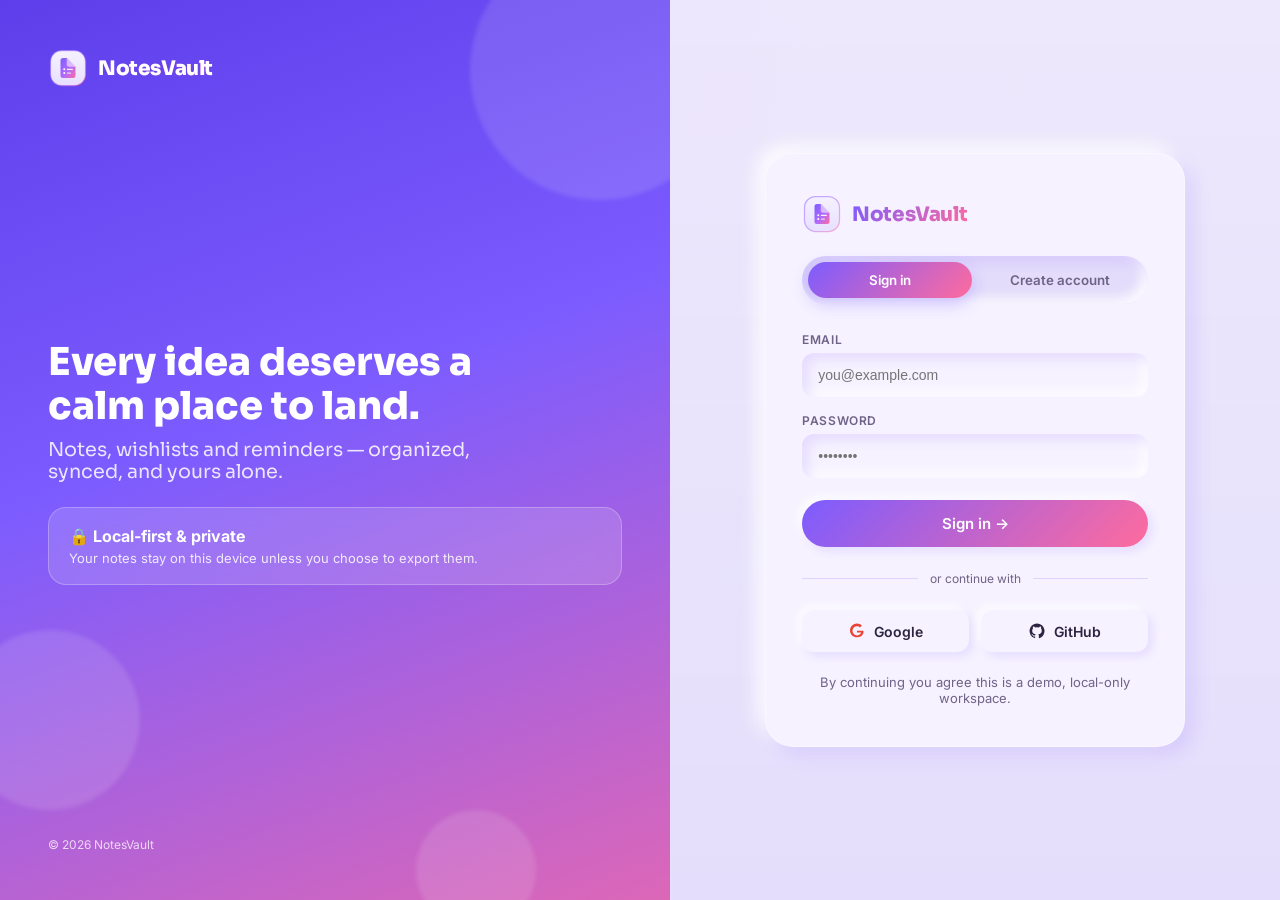
<file: index.html>
<!DOCTYPE html>
<html lang="en">
<head>
<meta charset="UTF-8">
<meta name="viewport" content="width=device-width, initial-scale=1.0">
<title>NotesVault — Sign in</title>
<link rel="icon" href="logo.svg">
<link rel="stylesheet" href="style.css">
</head>
<body>
<div class="auth-shell page-enter">

  <!-- Left: brand art -->
  <div class="auth-art">
    <div class="blob b1"></div>
    <div class="blob b2"></div>
    <div class="blob b3"></div>
    <div class="logo-mark" style="--tw:1">
      <img src="logo.svg" alt="NotesVault logo">
      <span style="color:#fff; -webkit-text-fill-color:#fff;">NotesVault</span>
    </div>
    <div>
      <h1 class="tagline">Every idea deserves
        a calm place to land.
        <span class="accent">Notes, wishlists and reminders — organized, synced, and yours alone.</span>
      </h1>
      <div class="float-card">
        <strong>🔒 Local-first &amp; private</strong>
        <div style="font-size:13px; opacity:.85; margin-top:4px;">Your notes stay on this device unless you choose to export them.</div>
      </div>
    </div>
    <div style="position:relative; z-index:1; font-size:12px; opacity:.75;">© 2026 NotesVault</div>
  </div>

  <!-- Right: auth card -->
  <div class="auth-panel">
    <div class="auth-card clay">
      <div class="logo-mark" style="margin-bottom:22px; justify-content:center;">
        <img src="logo.svg" alt="">
        <span>NotesVault</span>
      </div>

      <div class="auth-tabs">
        <button id="tabSignin" class="active" onclick="showForm('signin')">Sign in</button>
        <button id="tabSignup" onclick="showForm('signup')">Create account</button>
      </div>

      <!-- Sign in -->
      <form id="signinForm" class="auth-form active" onsubmit="return handleSignin(event)">
        <div class="field">
          <label>Email</label>
          <input type="email" id="si-email" placeholder="you@example.com" required>
        </div>
        <div class="field">
          <label>Password</label>
          <input type="password" id="si-password" placeholder="••••••••" required>
        </div>
        <button type="submit" class="btn btn-primary auth-submit">Sign in →</button>
        <div class="auth-divider">or continue with</div>
        <div class="social-row">
          <button type="button" class="btn social-btn" onclick="openProviderPanel('Google')">
            <svg viewBox="0 0 24 24"><path fill="#EA4335" d="M12 10.2v3.9h5.5c-.24 1.3-1.7 3.8-5.5 3.8-3.3 0-6-2.7-6-6.1s2.7-6.1 6-6.1c1.9 0 3.1.8 3.9 1.5l2.6-2.6C16.9 3 14.7 2 12 2 6.9 2 2.7 6.1 2.7 11.2S6.9 20.4 12 20.4c6.9 0 8.7-4.8 8.7-7.3 0-.5 0-.9-.1-1.3H12z"/></svg>
            Google
          </button>
          <button type="button" class="btn social-btn" onclick="openProviderPanel('GitHub')">
            <svg viewBox="0 0 24 24"><path fill="currentColor" d="M12 2a10 10 0 0 0-3.16 19.49c.5.09.68-.22.68-.48v-1.7c-2.78.6-3.37-1.34-3.37-1.34-.46-1.16-1.11-1.47-1.11-1.47-.91-.62.07-.6.07-.6 1 .07 1.53 1.03 1.53 1.03.9 1.52 2.34 1.08 2.91.83.09-.65.35-1.08.63-1.33-2.22-.25-4.56-1.11-4.56-4.94 0-1.09.39-1.98 1.03-2.68-.1-.25-.45-1.27.1-2.65 0 0 .84-.27 2.75 1.02a9.5 9.5 0 0 1 5 0c1.9-1.29 2.75-1.02 2.75-1.02.55 1.38.2 2.4.1 2.65.64.7 1.03 1.59 1.03 2.68 0 3.84-2.34 4.68-4.57 4.93.36.31.68.92.68 1.86v2.75c0 .27.18.58.69.48A10 10 0 0 0 12 2z"/></svg>
            GitHub
          </button>
        </div>
      </form>



      <!-- Sign up -->
      <form id="signupForm" class="auth-form" onsubmit="return handleSignup(event)">
        <div class="field">
          <label>Name</label>
          <input type="text" id="su-name" placeholder="Your name" required>
        </div>
        <div class="field">
          <label>Email</label>
          <input type="email" id="su-email" placeholder="you@example.com" required>
        </div>
        <div class="field">
          <label>Password</label>
          <input type="password" id="su-password" placeholder="••••••••" required>
        </div>
        <div class="field">
          <label>Confirm password</label>
          <input type="password" id="su-confirm" placeholder="••••••••" required>
        </div>
        <button type="submit" class="btn btn-primary auth-submit">Create account →</button>
      </form>

      <div class="auth-foot">By continuing you agree this is a demo, local-only workspace.</div>
    </div>
  </div>
</div>

<!-- Google / GitHub credential panel -->
<div class="modal-overlay" id="providerModal">
  <div class="modal-box" style="text-align:left;">
    <button class="modal-close" onclick="closeProviderPanel()">✕</button>
    <div class="logo-mark" style="justify-content:center; margin-bottom:8px;"><img src="logo.svg"><span>NotesVault</span></div>
    <h3 id="providerTitle" style="margin:10px 0 4px; text-align:center;">Continue with Google</h3>
    <p style="font-size:12px; color:var(--text-soft); margin:0 0 16px; text-align:center;">
      New email? We'll create your account. Existing email? We'll check your password.
    </p>
    <form id="providerForm" onsubmit="return handleProviderSubmit(event)">
      <div class="field">
        <label id="providerEmailLabel">Email</label>
        <input type="email" id="pv-email" placeholder="you@example.com" required>
      </div>
      <div class="field">
        <label>Password</label>
        <input type="password" id="pv-password" placeholder="••••••••" required>
      </div>
      <button type="submit" class="btn btn-primary auth-submit" id="providerSubmitBtn">Continue →</button>
    </form>
  </div>
</div>

<script src="app.js"></script>
<script>
// ---------- Google / GitHub credential panel ----------
// Real check: existing email -> password must match. New email -> registers it.
// (Can't verify against a real Google/GitHub password from a website — see chat.)
let providerName = 'Google';

function openProviderPanel(provider){
  providerName = provider;
  document.getElementById('providerTitle').textContent = 'Continue with ' + provider;
  document.getElementById('providerEmailLabel').textContent = provider + ' email';
  document.getElementById('pv-email').value = '';
  document.getElementById('pv-password').value = '';
  document.getElementById('providerSubmitBtn').textContent = 'Continue with ' + provider + ' →';
  document.getElementById('providerModal').classList.add('show');
  setTimeout(() => document.getElementById('pv-email').focus(), 150);
}
function closeProviderPanel(){ document.getElementById('providerModal').classList.remove('show'); }

function handleProviderSubmit(e){
  e.preventDefault();
  const email = document.getElementById('pv-email').value.trim();
  const password = document.getElementById('pv-password').value;
  const result = NV.registerOrLogin(email, password, providerName);

  if (!result.ok){
    NV.toast('Incorrect password for that email.', 'danger');
    return false;
  }
  NV.setSession({ name: result.name, email: email.toLowerCase(), provider: providerName, memberSince: new Date().toISOString() });
  NV.toast(result.isNew ? 'Account created — welcome!' : 'Welcome back!', 'success');
  closeProviderPanel();
  setTimeout(() => window.location.href = 'dashboard.html', 400);
  return false;
}

// ---------- local email/password (now with real checks) ----------
function showForm(which){
  document.getElementById('tabSignin').classList.toggle('active', which==='signin');
  document.getElementById('tabSignup').classList.toggle('active', which==='signup');
  document.getElementById('signinForm').classList.toggle('active', which==='signin');
  document.getElementById('signupForm').classList.toggle('active', which==='signup');
}

function handleSignin(e){
  e.preventDefault();
  const email = document.getElementById('si-email').value.trim();
  const password = document.getElementById('si-password').value;
  const result = NV.loginUser(email, password);

  if (!result.ok){
    if (result.reason === 'notfound'){
      NV.toast('No account with that email. Try "Create account" instead.', 'info');
    } else {
      NV.toast('Incorrect password.', 'danger');
    }
    return false;
  }
  NV.setSession({ name: result.user.name, email: email.toLowerCase(), provider:'local', memberSince: new Date().toISOString() });
  NV.toast('Welcome back!', 'success');
  setTimeout(() => window.location.href = 'dashboard.html', 500);
  return false;
}

function handleSignup(e){
  e.preventDefault();
  const pw = document.getElementById('su-password').value;
  const cpw = document.getElementById('su-confirm').value;
  if (pw !== cpw){ NV.toast("Passwords don't match.", 'danger'); return false; }
  const name = document.getElementById('su-name').value.trim();
  const email = document.getElementById('su-email').value.trim();

  const result = NV.registerUser(email, pw, name);
  if (!result.ok){
    NV.toast('That email is already registered. Try signing in instead.', 'info');
    return false;
  }
  NV.setSession({ name, email: email.toLowerCase(), provider:'local', memberSince: new Date().toISOString() });
  NV.toast('Account created — welcome to NotesVault!', 'success');
  setTimeout(() => window.location.href = 'dashboard.html', 600);
  return false;
}

// if already signed in, skip straight to dashboard
if (NV.getSession()) window.location.href = 'dashboard.html';
</script>
</body>
</html>
</file>
<file: style.css>
/* ============================================================
   NotesVault — Design Tokens
   ============================================================ */
@import url('https://fonts.googleapis.com/css2?family=Sora:wght@400;600;700;800&family=Inter:wght@400;500;600&display=swap');

:root{
  --bg: #EDE8FB;
  --bg-alt: #E3DCFB;
  --surface: #F6F2FF;
  --surface-2: #ffffff;
  --text: #2C2440;
  --text-soft: #6E6488;
  --violet: #7C5CFF;
  --violet-deep: #5E3EEA;
  --pink: #FF6B9D;
  --mint: #2FCB9A;
  --coral: #FF5C7A;
  --amber: #FFB24D;

  --clay-shadow-out: 8px 8px 18px rgba(124,92,255,0.16), -8px -8px 18px rgba(255,255,255,0.9);
  --clay-shadow-in: inset 6px 6px 12px rgba(124,92,255,0.14), inset -6px -6px 12px rgba(255,255,255,0.85);
  --clay-shadow-sm: 4px 4px 10px rgba(124,92,255,0.14), -4px -4px 10px rgba(255,255,255,0.85);

  --radius-lg: 28px;
  --radius-md: 18px;
  --radius-sm: 12px;

  --font-display: 'Sora', sans-serif;
  --font-body: 'Inter', sans-serif;

  --ease-clay: cubic-bezier(.22,1,.36,1);
  --dur-fast: .18s;
  --dur-med: .38s;
  --dur-slow: .6s;
}

[data-theme="dark"]{
  --bg: #171224;
  --bg-alt: #1D1730;
  --surface: #221B36;
  --surface-2: #271F3D;
  --text: #F1ECFF;
  --text-soft: #A79BC9;
  --clay-shadow-out: 8px 8px 20px rgba(0,0,0,0.45), -8px -8px 20px rgba(87,66,140,0.18);
  --clay-shadow-in: inset 6px 6px 12px rgba(0,0,0,0.4), inset -6px -6px 12px rgba(87,66,140,0.14);
  --clay-shadow-sm: 4px 4px 10px rgba(0,0,0,0.4), -4px -4px 10px rgba(87,66,140,0.14);
}

*{ box-sizing: border-box; }
html{ scroll-behavior: smooth; }
body{
  margin:0;
  font-family: var(--font-body);
  background: radial-gradient(120% 140% at 10% 0%, var(--bg-alt), var(--bg) 60%);
  color: var(--text);
  min-height:100vh;
  transition: background var(--dur-med) var(--ease-clay), color var(--dur-med) var(--ease-clay);
  overflow-x:hidden;
}
h1,h2,h3,h4{ font-family: var(--font-display); margin:0; }
a{ color: inherit; }
button{ font-family: var(--font-body); cursor:pointer; }

@media (prefers-reduced-motion: reduce){
  *{ animation-duration: 0.001ms !important; transition-duration: 0.001ms !important; }
}

/* ---------- utility ---------- */
.clay{
  background: var(--surface);
  border-radius: var(--radius-md);
  box-shadow: var(--clay-shadow-out);
  border: 1px solid rgba(255,255,255,0.4);
}
[data-theme="dark"] .clay{ border-color: rgba(255,255,255,0.04); }

.btn{
  display:inline-flex; align-items:center; gap:8px;
  padding: 12px 20px;
  border:none; border-radius: 999px;
  background: var(--surface);
  box-shadow: var(--clay-shadow-sm);
  color: var(--text);
  font-weight:600; font-size:14px;
  transition: transform var(--dur-fast) var(--ease-clay), box-shadow var(--dur-fast) var(--ease-clay);
}
.btn:hover{ transform: translateY(-2px); }
.btn:active{ transform: translateY(0) scale(.97); box-shadow: var(--clay-shadow-in); }
.btn-primary{ background: linear-gradient(135deg, var(--violet), var(--pink)); color:#fff; }
.btn-primary:hover{ box-shadow: 0 10px 24px rgba(124,92,255,0.35); }
.btn-mint{ background: linear-gradient(135deg, var(--mint), #17b48a); color:#fff; }
.btn-danger{ background: linear-gradient(135deg, var(--coral), #d63f5c); color:#fff; }
.btn-ghost{ background:transparent; box-shadow:none; color:var(--text-soft); }
.btn-ghost:hover{ color:var(--text); background: rgba(124,92,255,0.08); }
.btn:disabled{ opacity:.5; cursor:not-allowed; transform:none; }

.logo-mark{ display:inline-flex; align-items:center; gap:10px; }
.logo-mark img{ width:40px; height:40px; animation: logoFloat 4.5s ease-in-out infinite; }
.logo-mark span{ font-family: var(--font-display); font-weight:800; font-size:20px; letter-spacing:-.02em;
  background: linear-gradient(135deg, var(--violet), var(--pink));
  -webkit-background-clip:text; background-clip:text; color:transparent; }
@keyframes logoFloat{ 0%,100%{ transform: translateY(0) rotate(0deg);} 50%{ transform: translateY(-5px) rotate(-3deg);} }

/* fade/slide page entrance */
.page-enter{ animation: pageIn var(--dur-slow) var(--ease-clay) both; }
@keyframes pageIn{ from{ opacity:0; transform: translateY(18px) scale(.99);} to{ opacity:1; transform:none; } }

.stagger > *{ opacity:0; animation: riseIn var(--dur-med) var(--ease-clay) forwards; }
.stagger > *:nth-child(1){ animation-delay: .05s; }
.stagger > *:nth-child(2){ animation-delay: .12s; }
.stagger > *:nth-child(3){ animation-delay: .19s; }
.stagger > *:nth-child(4){ animation-delay: .26s; }
.stagger > *:nth-child(5){ animation-delay: .33s; }
.stagger > *:nth-child(6){ animation-delay: .40s; }
@keyframes riseIn{ from{ opacity:0; transform: translateY(14px);} to{ opacity:1; transform:none; } }

/* ============================================================
   AUTH / LOGIN PAGE
   ============================================================ */
.auth-shell{
  min-height:100vh; display:grid; grid-template-columns: 1.1fr 1fr;
}
@media (max-width: 880px){ .auth-shell{ grid-template-columns: 1fr; } .auth-art{ display:none; } }

.auth-art{
  position:relative; overflow:hidden;
  background: linear-gradient(160deg, var(--violet-deep), var(--violet) 45%, var(--pink) 120%);
  display:flex; flex-direction:column; justify-content:space-between; padding:48px;
  color:#fff;
}
.auth-art .blob{
  position:absolute; border-radius:50%; filter: blur(2px);
  background: rgba(255,255,255,0.12);
  animation: blobDrift 12s var(--ease-clay) infinite alternate;
}
.auth-art .blob.b1{ width:260px; height:260px; top:-60px; right:-60px; animation-duration: 14s; }
.auth-art .blob.b2{ width:180px; height:180px; bottom:10%; left:-40px; animation-duration: 10s; }
.auth-art .blob.b3{ width:120px; height:120px; bottom:-30px; right:20%; animation-duration: 16s; }
@keyframes blobDrift{ from{ transform: translate(0,0) scale(1);} to{ transform: translate(20px,-30px) scale(1.15);} }

.auth-art .tagline{ font-family: var(--font-display); font-size: clamp(28px, 3vw, 42px); font-weight:800; line-height:1.15; max-width: 480px; position:relative; z-index:1; }
.auth-art .tagline .accent{ opacity:.85; font-weight:400; font-size: .5em; display:block; margin-top:10px; }
.auth-art .float-card{
  position:relative; z-index:1; align-self:flex-start;
  background: rgba(255,255,255,0.14); backdrop-filter: blur(10px);
  border: 1px solid rgba(255,255,255,0.25);
  border-radius: var(--radius-md); padding:18px 20px; margin-top:24px;
  animation: cardFloat 5s ease-in-out infinite;
}
@keyframes cardFloat{ 0%,100%{ transform: translateY(0);} 50%{ transform: translateY(-10px);} }

.auth-panel{
  display:flex; align-items:center; justify-content:center; padding:32px;
}
.auth-card{
  width:100%; max-width:420px; padding:40px 36px;
  border-radius: var(--radius-lg);
}
.auth-tabs{ display:flex; gap:6px; padding:6px; border-radius:999px; background: var(--bg-alt); box-shadow: var(--clay-shadow-in); margin-bottom:28px; }
.auth-tabs button{
  flex:1; border:none; background:transparent; padding:10px 0; border-radius:999px;
  font-weight:600; color: var(--text-soft); transition: all var(--dur-fast) var(--ease-clay);
}
.auth-tabs button.active{ background: linear-gradient(135deg, var(--violet), var(--pink)); color:#fff; box-shadow: 0 6px 16px rgba(124,92,255,.3); }

.field{ margin-bottom:16px; position:relative; }
.field label{ display:block; font-size:12px; font-weight:600; color: var(--text-soft); margin-bottom:6px; text-transform:uppercase; letter-spacing:.05em; }
.field input{
  width:100%; padding:14px 16px; border:none; border-radius: var(--radius-sm);
  background: var(--surface); box-shadow: var(--clay-shadow-in);
  color: var(--text); font-size:14px; outline:none;
  transition: box-shadow var(--dur-fast) var(--ease-clay);
}
.field input:focus{ box-shadow: var(--clay-shadow-in), 0 0 0 3px rgba(124,92,255,0.3); }

.auth-submit{ width:100%; justify-content:center; padding:14px; font-size:15px; margin-top:6px; }
.auth-divider{ display:flex; align-items:center; gap:12px; margin:24px 0; color: var(--text-soft); font-size:12px; }
.auth-divider::before,.auth-divider::after{ content:''; flex:1; height:1px; background: rgba(124,92,255,0.2); }
.social-row{ display:flex; gap:12px; }
.social-btn{
  flex:1; justify-content:center; padding:12px; border-radius: var(--radius-sm);
}
.social-btn svg{ width:18px; height:18px; }

.auth-form{ display:none; }
.auth-form.active{ display:block; animation: riseIn var(--dur-med) var(--ease-clay); }

.auth-foot{ text-align:center; margin-top:22px; font-size:13px; color: var(--text-soft); }

/* modal (social sign-in mock) */
.modal-overlay{
  position:fixed; inset:0; background: rgba(23,18,36,0.5); backdrop-filter: blur(6px);
  display:flex; align-items:center; justify-content:center; z-index:50;
  opacity:0; pointer-events:none; transition: opacity var(--dur-med) var(--ease-clay);
}
.modal-overlay.show{ opacity:1; pointer-events:all; }
.modal-box{
  width:340px; padding:28px; border-radius: var(--radius-lg);
  background: var(--surface-2); box-shadow: var(--clay-shadow-out);
  transform: scale(.9) translateY(20px); transition: transform var(--dur-med) var(--ease-clay);
  text-align:center;
}
.modal-overlay.show .modal-box{ transform:none; }
.modal-close{ position:absolute; top:14px; right:18px; background:none; border:none; font-size:18px; color:var(--text-soft); }
.spinner{ width:34px; height:34px; border-radius:50%; border:3px solid rgba(124,92,255,.2); border-top-color: var(--violet); margin: 18px auto; animation: spin .8s linear infinite; }
@keyframes spin{ to{ transform: rotate(360deg); } }

/* ============================================================
   DASHBOARD LAYOUT
   ============================================================ */
.app-shell{ display:grid; grid-template-columns: 1fr 340px; min-height:100vh; }
@media (max-width: 980px){ .app-shell{ grid-template-columns: 1fr; } .side-dashboard{ order:-1; } }

/* top menu (left) */
.topbar{
  display:flex; align-items:center; gap:14px; padding:18px 28px;
}
.menu-wrap{ position:relative; }
.menu-btn{
  width:46px; height:46px; border-radius: var(--radius-sm); border:none;
  background: var(--surface); box-shadow: var(--clay-shadow-sm);
  display:flex; align-items:center; justify-content:center; gap:4px;
  transition: transform var(--dur-fast) var(--ease-clay);
}
.menu-btn:hover{ transform: rotate(90deg); }
.menu-btn span{ width:4px; height:4px; border-radius:50%; background: var(--text); }
.menu-panel{
  position:absolute; top:56px; left:0; width:260px; padding:14px;
  background: var(--surface-2); border-radius: var(--radius-md); box-shadow: var(--clay-shadow-out);
  transform-origin: top left; transform: scale(.9); opacity:0; pointer-events:none;
  transition: all var(--dur-fast) var(--ease-clay); z-index:40;
}
.menu-panel.open{ transform:scale(1); opacity:1; pointer-events:all; }
.menu-section-label{ font-size:11px; text-transform:uppercase; letter-spacing:.06em; color:var(--text-soft); margin:10px 6px 6px; }
.menu-row{ display:flex; align-items:center; justify-content:space-between; padding:10px 10px; border-radius: var(--radius-sm); transition: background var(--dur-fast); }
.menu-row:hover{ background: rgba(124,92,255,0.08); }
.theme-options{ display:flex; gap:6px; padding: 4px; background:var(--bg-alt); border-radius:999px; box-shadow: var(--clay-shadow-in); }
.theme-options button{ flex:1; border:none; background:transparent; padding:8px 0; border-radius:999px; font-size:12px; font-weight:600; color:var(--text-soft); }
.theme-options button.active{ background: linear-gradient(135deg, var(--violet), var(--pink)); color:#fff; }
.voice-toggle{ width:44px; height:24px; border-radius:999px; background: var(--bg-alt); box-shadow: var(--clay-shadow-in); position:relative; border:none; }
.voice-toggle::after{ content:''; position:absolute; top:3px; left:3px; width:18px; height:18px; border-radius:50%; background:#fff; box-shadow:var(--clay-shadow-sm); transition: transform var(--dur-fast) var(--ease-clay); }
.voice-toggle.on{ background: linear-gradient(135deg, var(--violet), var(--pink)); }
.voice-toggle.on::after{ transform: translateX(20px); }
.logout-row{ color: var(--coral); font-weight:600; }

.brand-title{ font-family: var(--font-display); font-weight:700; font-size:18px; }

/* main content */
.main-col{ padding: 0 28px 40px; }
body::before{
  content:"";
  position:fixed; inset:0; z-index:-1;
  background-image:
    linear-gradient(180deg, rgba(237,232,251,0.82), rgba(227,220,251,0.86)),
    url('https://images.unsplash.com/photo-1526429450415-2b979b89d228?fm=jpg&q=80&w=2400&auto=format&fit=crop');
  background-size: cover;
  background-position: center;
  background-repeat: no-repeat;
}
[data-theme="dark"] body::before{
  background-image:
    linear-gradient(180deg, rgba(23,18,36,0.82), rgba(29,23,48,0.88)),
    url('https://images.unsplash.com/photo-1526429450415-2b979b89d228?fm=jpg&q=80&w=2400&auto=format&fit=crop');
}
.stats-row{ display:flex; gap:16px; margin: 6px 0 24px; flex-wrap:wrap; }
.stat-pill{ flex:1; min-width:120px; padding:18px; border-radius: var(--radius-md); text-align:center; }
.stat-pill .num{ font-family: var(--font-display); font-size:26px; font-weight:800; background: linear-gradient(135deg,var(--violet),var(--pink)); -webkit-background-clip:text; background-clip:text; color:transparent; }
.stat-pill .lbl{ font-size:12px; color: var(--text-soft); margin-top:4px; }

.filter-row{ display:flex; gap:10px; margin-bottom:20px; flex-wrap:wrap; }
.filter-chip{ padding:9px 18px; border-radius:999px; border:none; background:var(--surface); box-shadow:var(--clay-shadow-sm); font-size:13px; font-weight:600; color:var(--text-soft); transition: all var(--dur-fast) var(--ease-clay); }
.filter-chip.active{ background: linear-gradient(135deg,var(--violet),var(--pink)); color:#fff; }
.filter-chip:hover{ transform: translateY(-2px); }

.notes-grid{ display:grid; grid-template-columns: repeat(auto-fill, minmax(240px,1fr)); gap:18px; }
.note-card{
  padding:20px; border-radius: var(--radius-md); position:relative; cursor:pointer;
  transition: transform var(--dur-fast) var(--ease-clay), box-shadow var(--dur-fast) var(--ease-clay);
  animation: riseIn var(--dur-med) var(--ease-clay) both;
}
.note-card:hover{ transform: translateY(-5px) rotate(-.3deg); box-shadow: 0 16px 30px rgba(124,92,255,.2); }
.note-card h4{ font-size:16px; margin-bottom:6px; padding-right:24px; }
.note-card p{ font-size:13px; color:var(--text-soft); margin:0; line-height:1.5; max-height:60px; overflow:hidden; }
.note-tag{ display:inline-block; font-size:10px; font-weight:700; padding:3px 10px; border-radius:999px; margin-top:10px; margin-right:6px; }
.tag-low{ background: rgba(47,203,154,.15); color:#1c9b73; }
.tag-normal{ background: rgba(124,92,255,.15); color: var(--violet-deep); }
.tag-high{ background: rgba(255,92,122,.15); color:#c93752; }
.note-card .card-actions{ position:absolute; top:14px; right:14px; display:flex; gap:6px; opacity:0; transition: opacity var(--dur-fast); }
.note-card:hover .card-actions{ opacity:1; }
.icon-btn{ width:28px; height:28px; border-radius:50%; border:none; background: var(--surface-2); box-shadow: var(--clay-shadow-sm); font-size:12px; display:flex; align-items:center; justify-content:center; }
.icon-btn:hover{ transform: scale(1.12); }

.empty-state{ text-align:center; padding:60px 20px; color:var(--text-soft); }
.empty-state img{ width:72px; opacity:.6; margin-bottom:16px; animation: logoFloat 4s ease-in-out infinite; }

/* ---------- right side dashboard panel ---------- */
.side-dashboard{
  padding:28px 24px; display:flex; flex-direction:column; gap:20px;
  background: var(--surface); border-left: 1px solid rgba(124,92,255,.1);
  min-height:100vh;
}
.dash-title{ font-size:13px; text-transform:uppercase; letter-spacing:.08em; color:var(--text-soft); }
.dash-actions{ display:flex; flex-direction:column; gap:12px; }
.dash-action{
  display:flex; align-items:center; gap:14px; padding:16px; border-radius: var(--radius-md);
  border:none; background: var(--surface-2); box-shadow: var(--clay-shadow-sm); text-align:left;
  transition: transform var(--dur-fast) var(--ease-clay), box-shadow var(--dur-fast) var(--ease-clay);
}
.dash-action:hover{ transform: translateX(4px); }
.dash-action:active{ transform: scale(.97); }
.dash-action .ic{ width:42px; height:42px; border-radius: var(--radius-sm); display:flex; align-items:center; justify-content:center; font-size:18px; flex-shrink:0; }
.dash-action.create .ic{ background: linear-gradient(135deg,var(--violet),var(--pink)); color:#fff; }
.dash-action.save .ic{ background: linear-gradient(135deg,var(--mint),#17b48a); color:#fff; }
.dash-action.delete .ic{ background: linear-gradient(135deg,var(--coral),#d63f5c); color:#fff; }
.dash-action.recycle .ic{ background: linear-gradient(135deg,var(--amber),#e08a1f); color:#fff; }
.dash-action .txt strong{ display:block; font-size:14px; }
.dash-action .txt small{ color:var(--text-soft); font-size:11px; }
.dash-action:disabled{ opacity:.45; cursor:not-allowed; transform:none; }

.folder-status{ font-size:11px; color: var(--text-soft); padding:10px 14px; border-radius: var(--radius-sm); background: var(--bg-alt); box-shadow: var(--clay-shadow-in); }
.folder-status b{ color: var(--violet-deep); }

.recycle-list{ display:flex; flex-direction:column; gap:10px; max-height:260px; overflow:auto; }
.recycle-item{ display:flex; justify-content:space-between; align-items:center; padding:10px 12px; border-radius: var(--radius-sm); background: var(--surface-2); box-shadow: var(--clay-shadow-sm); font-size:12px; }
.recycle-item span{ color: var(--text-soft); }

/* ============================================================
   TOASTS
   ============================================================ */
.toast-wrap{ position:fixed; bottom:24px; right:24px; display:flex; flex-direction:column; gap:10px; z-index:100; }
.toast{
  display:flex; align-items:center; gap:12px; padding:14px 18px; min-width:280px;
  background: var(--surface-2); border-radius: var(--radius-md); box-shadow: var(--clay-shadow-out);
  animation: toastIn var(--dur-med) var(--ease-clay);
}
.toast.leaving{ animation: toastOut var(--dur-fast) var(--ease-clay) forwards; }
@keyframes toastIn{ from{ opacity:0; transform: translateX(40px) scale(.95); } to{ opacity:1; transform:none; } }
@keyframes toastOut{ to{ opacity:0; transform: translateX(40px) scale(.95); } }
.toast .dot{ width:10px; height:10px; border-radius:50%; flex-shrink:0; }
.toast.success .dot{ background: var(--mint); }
.toast.danger .dot{ background: var(--coral); }
.toast.info .dot{ background: var(--violet); }
.toast .msg{ flex:1; font-size:13px; }
.toast button{ background:none; border:none; font-size:12px; font-weight:700; color: var(--violet-deep); }

/* ============================================================
   NOTE EDITOR PAGE
   ============================================================ */
.editor-shell{ max-width:820px; margin:0 auto; padding: 28px 24px 60px; }
.editor-topbar{ display:flex; align-items:center; justify-content:space-between; margin-bottom:24px; }
.back-link{ display:flex; align-items:center; gap:8px; font-weight:600; font-size:14px; color: var(--text-soft); background:none; border:none; }
.back-link:hover{ color: var(--violet-deep); }

.editor-card{ padding:32px; border-radius: var(--radius-lg); }
.editor-title-input{
  width:100%; border:none; background:transparent; font-family: var(--font-display);
  font-size:28px; font-weight:800; color:var(--text); outline:none; margin-bottom:8px;
}
.editor-title-input::placeholder{ color: var(--text-soft); opacity:.5; }
.editor-meta-row{ display:flex; gap:14px; flex-wrap:wrap; margin-bottom:20px; }
.editor-meta-row select, .editor-meta-row input{
  border:none; background: var(--bg-alt); box-shadow: var(--clay-shadow-in); border-radius: var(--radius-sm);
  padding:10px 14px; font-size:13px; color: var(--text); outline:none;
}
.editor-textarea{
  width:100%; min-height:280px; max-height:600px; overflow-y:auto; border:none; background: var(--bg-alt); box-shadow: var(--clay-shadow-in);
  border-radius: var(--radius-md); padding:20px; font-size:15px; line-height:1.7; color:var(--text); outline:none;
  font-family: var(--font-body);
}
.editor-textarea:empty:before{ content: attr(data-placeholder); color: var(--text-soft); opacity:.6; pointer-events:none; }
.editor-textarea table.note-table{ border-collapse: collapse; margin: 10px 0; width:100%; }
.editor-textarea table.note-table td{ border:1px solid rgba(124,92,255,.35); padding:8px 10px; min-width:40px; }
.editor-textarea .note-box{
  background: var(--surface-2); border-left:4px solid var(--violet); border-radius: var(--radius-sm);
  box-shadow: var(--clay-shadow-sm); padding:14px 16px; margin:10px 0;
}

.rte-toolbar{
  display:flex; flex-wrap:wrap; align-items:center; gap:6px; position:relative;
  background: var(--bg-alt); box-shadow: var(--clay-shadow-in); border-radius: var(--radius-md);
  padding:10px; margin-bottom:12px;
}
.rte-btn{
  border:none; min-width:32px; height:32px; padding:0 8px; border-radius:9px; background: var(--surface-2);
  box-shadow: var(--clay-shadow-sm); font-size:13px; color: var(--text); cursor:pointer;
  display:flex; align-items:center; justify-content:center; transition: transform var(--dur-fast) var(--ease-clay);
}
.rte-btn:hover{ transform: translateY(-1px); }
.rte-btn:active{ transform: translateY(0); background: linear-gradient(135deg,var(--violet),var(--pink)); color:#fff; box-shadow:none; }
.rte-select{
  border:none; background: var(--surface-2); box-shadow: var(--clay-shadow-sm); border-radius:9px;
  padding:6px 8px; font-size:12px; color: var(--text); height:32px; max-width:120px;
}
.rte-divider{ width:1px; height:22px; background: rgba(124,92,255,.25); margin:0 4px; }
.rte-popover{
  display:none; position:absolute; top:calc(100% + 6px); left:0; z-index:5;
  background: var(--surface-2); box-shadow: var(--clay-shadow-out); border-radius: var(--radius-md);
  padding:14px; gap:8px; align-items:center; flex-wrap:wrap; width:max-content;
}
.rte-popover.show{ display:flex; }
.rte-popover label{ font-size:11px; color: var(--text-soft); }
.rte-popover input{
  width:52px; border:none; background: var(--bg-alt); box-shadow: var(--clay-shadow-in); border-radius:8px;
  padding:6px 8px; font-size:12px; color: var(--text);
}
.editor-drop{
  margin-top:18px; border:2px dashed rgba(124,92,255,.3); border-radius: var(--radius-md);
  padding:26px; text-align:center; color: var(--text-soft); font-size:13px;
  transition: all var(--dur-fast) var(--ease-clay);
}
.editor-drop.drag{ border-color: var(--violet); background: rgba(124,92,255,.06); }
.editor-drop img{ max-width:160px; border-radius: var(--radius-sm); margin-top:10px; box-shadow: var(--clay-shadow-sm); }
.editor-footer{ display:flex; justify-content:flex-end; gap:12px; margin-top:26px; }

/* checkbox-like priority pills */
.pill-group{ display:flex; gap:8px; }
.pill-group button{ border:none; padding:9px 16px; border-radius:999px; font-size:12px; font-weight:600; background: var(--bg-alt); box-shadow: var(--clay-shadow-in); color: var(--text-soft); }
.pill-group button.active{ background: linear-gradient(135deg,var(--violet),var(--pink)); color:#fff; box-shadow:none; }

::-webkit-scrollbar{ width:8px; height:8px; }
::-webkit-scrollbar-thumb{ background: rgba(124,92,255,.3); border-radius:99px; }
</file>
